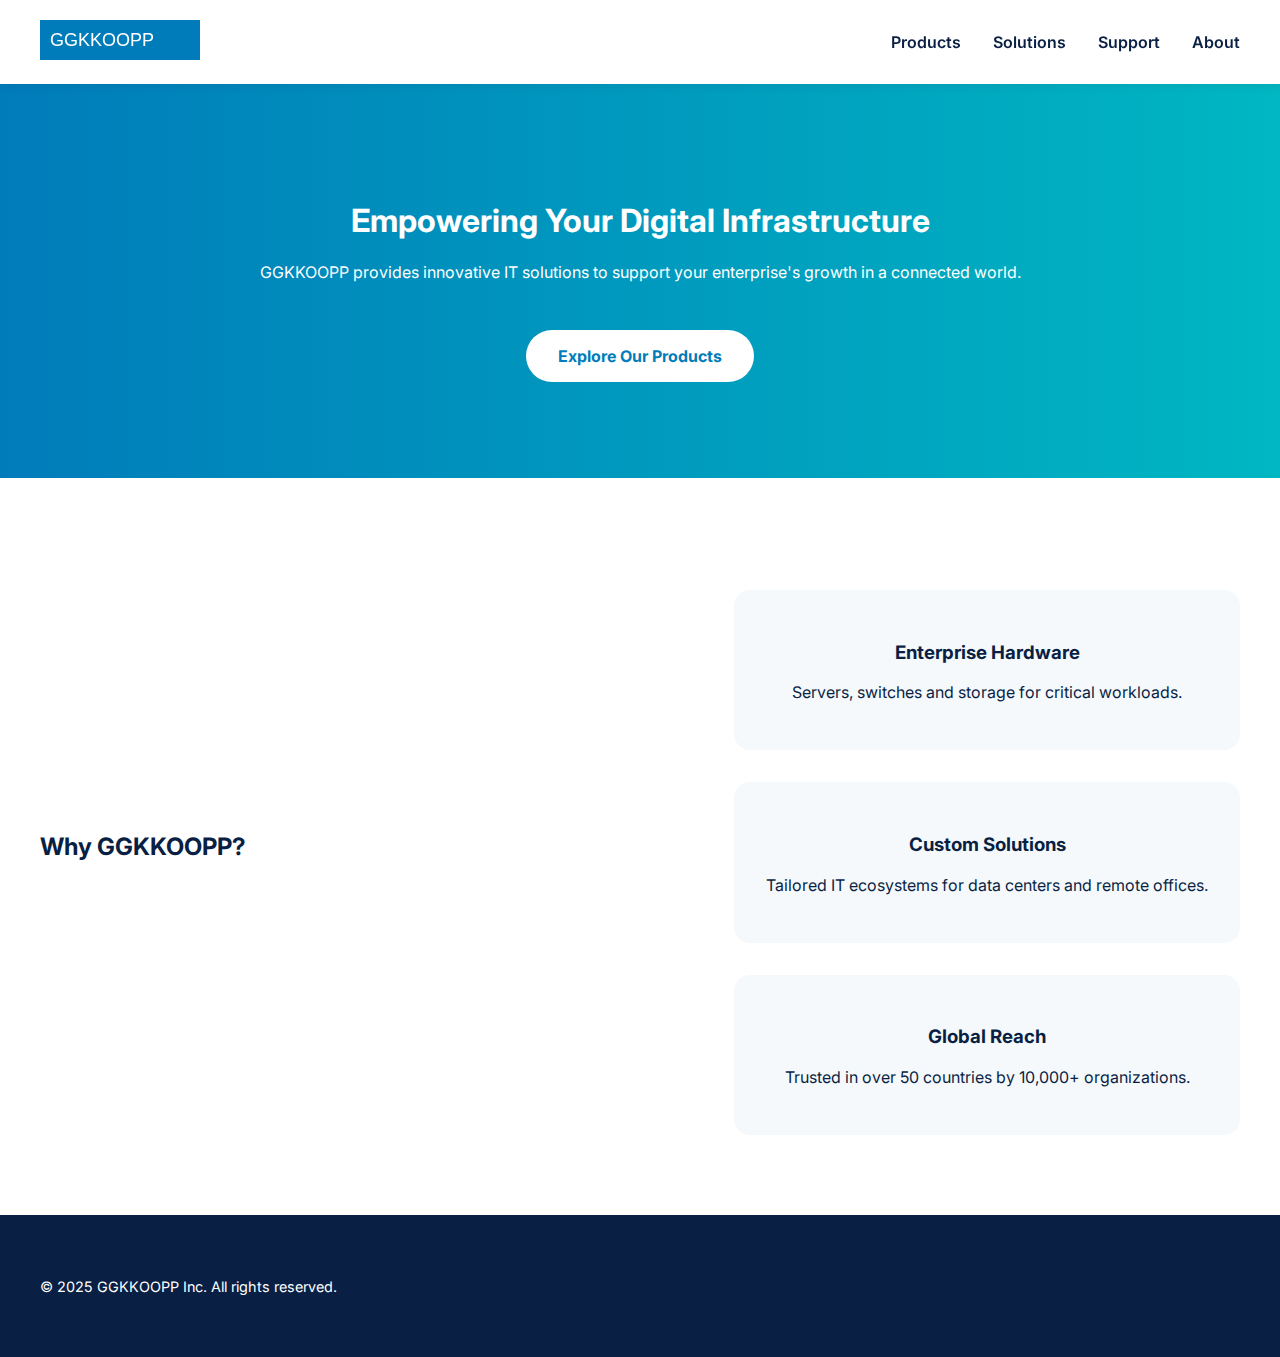
<file: index.html>
<!DOCTYPE html>
<html lang="en">
<head>
  <meta charset="UTF-8" />
  <meta name="viewport" content="width=device-width, initial-scale=1.0" />
  <title>Index | GGKKOOPP</title>
  <link rel="stylesheet" href="style.css" />
  <link rel="stylesheet" href="https://cdnjs.cloudflare.com/ajax/libs/animate.css/4.1.1/animate.min.css"/>
  <link href="https://fonts.googleapis.com/css2?family=Inter:wght@400;600;800&display=swap" rel="stylesheet">
</head>
<body>
  <header>
    <div class="container">
      <a href='index.html'><img src="assets/logo.svg" alt="GGKKOOPP" class="logo" /></a>
      <nav>
        <ul class="nav-links">
          <li><a href="products.html">Products</a></li>
          <li><a href="solutions.html">Solutions</a></li>
          <li><a href="support.html">Support</a></li>
          <li><a href="about.html">About</a></li>
        </ul>
      </nav>
    </div>
  </header>
  
<main class="hero animate__animated animate__fadeIn">
  <section style="text-align: center; padding: 6rem 1rem; background: linear-gradient(to right, #007CBA, #00B7C2); color: white;">
    <h1 class="animate__animated animate__fadeInDown">Empowering Your Digital Infrastructure</h1>
    <p class="animate__animated animate__fadeInUp animate__delay-1s">
      GGKKOOPP provides innovative IT solutions to support your enterprise's growth in a connected world.
    </p>
    <a href="products.html" class="btn animate__animated animate__fadeInUp animate__delay-2s" style="display:inline-block;margin-top:2rem;background:#fff;color:#007CBA;padding:1rem 2rem;border-radius:32px;text-decoration:none;font-weight:bold;">Explore Our Products</a>
  </section>
</main>
<section class="features" style="padding: 4rem 1rem; background-color: #fff; text-align: center;">
  <div class="container">
    <h2 class="animate__animated animate__fadeInUp">Why GGKKOOPP?</h2>
    <div class="feature-grid" style="display: grid; grid-template-columns: repeat(auto-fit, minmax(250px, 1fr)); gap: 2rem; margin-top: 2rem;">
      <div class="feature animate__animated animate__fadeInUp animate__delay-1s" style="background: #f5f9fc; padding: 2rem; border-radius: 16px;">
        <h3>Enterprise Hardware</h3>
        <p>Servers, switches and storage for critical workloads.</p>
      </div>
      <div class="feature animate__animated animate__fadeInUp animate__delay-2s" style="background: #f5f9fc; padding: 2rem; border-radius: 16px;">
        <h3>Custom Solutions</h3>
        <p>Tailored IT ecosystems for data centers and remote offices.</p>
      </div>
      <div class="feature animate__animated animate__fadeInUp animate__delay-3s" style="background: #f5f9fc; padding: 2rem; border-radius: 16px;">
        <h3>Global Reach</h3>
        <p>Trusted in over 50 countries by 10,000+ organizations.</p>
      </div>
    </div>
  </div>
</section>

  <footer>
    <div class="container">
      <p>© 2025 GGKKOOPP Inc. All rights reserved.</p>
    </div>
  </footer>
</body>
</html>
</file>
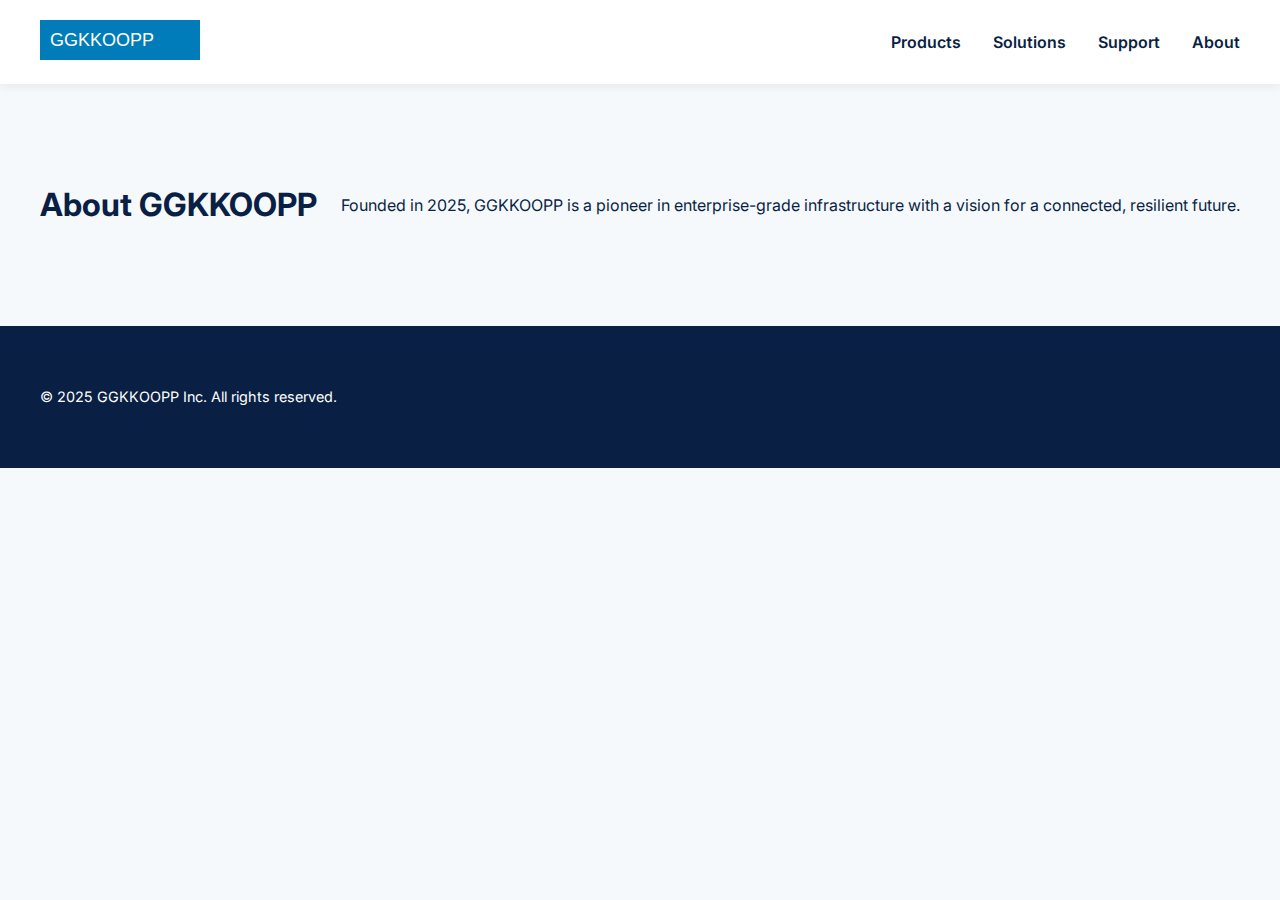
<file: about.html>
<!DOCTYPE html>
<html lang="en">
<head>
  <meta charset="UTF-8" />
  <meta name="viewport" content="width=device-width, initial-scale=1.0" />
  <title>About | GGKKOOPP</title>
  <link rel="stylesheet" href="style.css" />
  <link rel="stylesheet" href="https://cdnjs.cloudflare.com/ajax/libs/animate.css/4.1.1/animate.min.css"/>
  <link href="https://fonts.googleapis.com/css2?family=Inter:wght@400;600;800&display=swap" rel="stylesheet">
</head>
<body>
  <header>
    <div class="container">
      <a href='index.html'><img src="assets/logo.svg" alt="GGKKOOPP" class="logo" /></a>
      <nav>
        <ul class="nav-links">
          <li><a href="products.html">Products</a></li>
          <li><a href="solutions.html">Solutions</a></li>
          <li><a href="support.html">Support</a></li>
          <li><a href="about.html">About</a></li>
        </ul>
      </nav>
    </div>
  </header>
  
<section style="padding: 4rem 1rem;">
  <div class="container">
    <h1 class="animate__animated animate__fadeInDown">About GGKKOOPP</h1>
    <p class="animate__animated animate__fadeInUp">Founded in 2025, GGKKOOPP is a pioneer in enterprise-grade infrastructure with a vision for a connected, resilient future.</p>
  </div>
</section>

  <footer>
    <div class="container">
      <p>© 2025 GGKKOOPP Inc. All rights reserved.</p>
    </div>
  </footer>
</body>
</html>
</file>
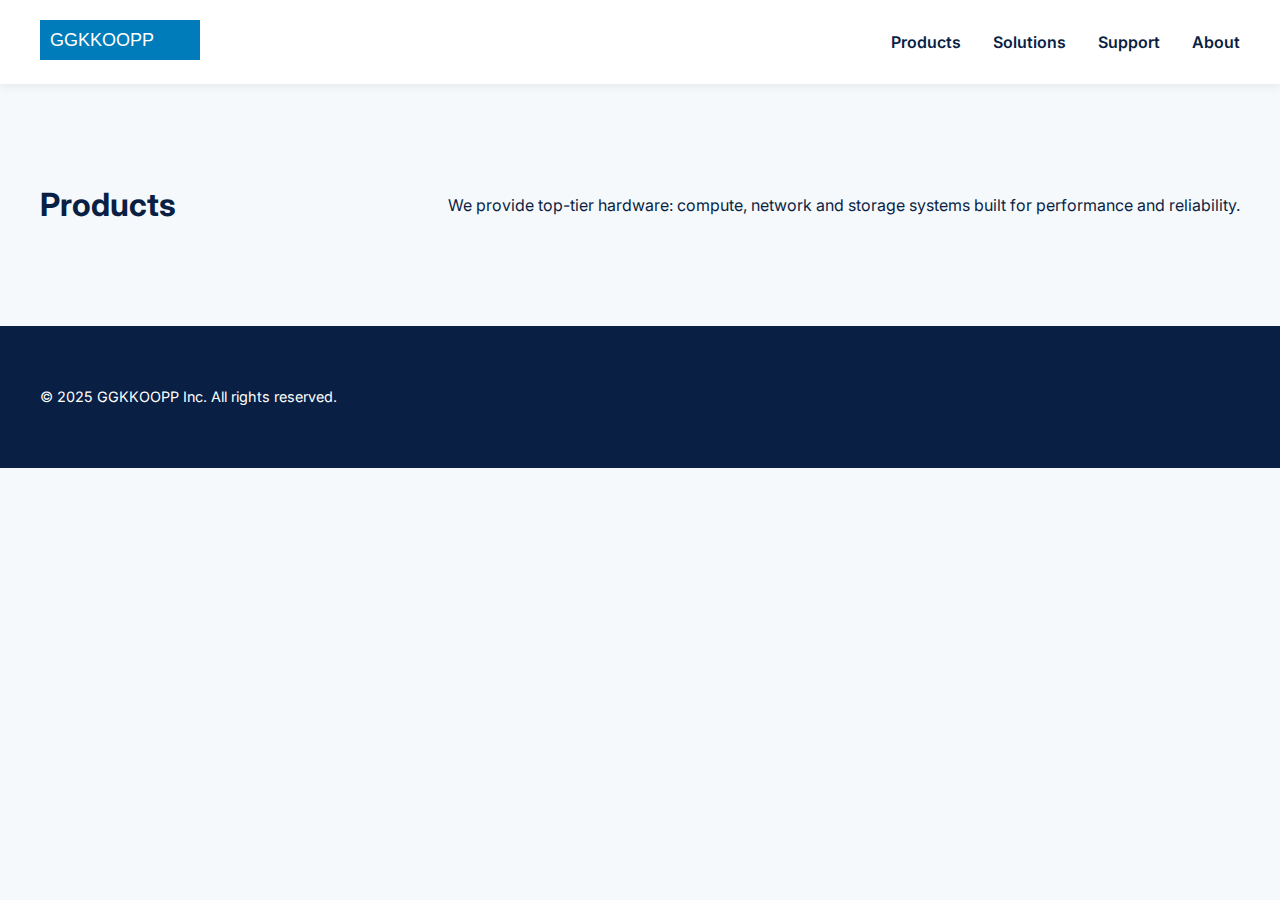
<file: products.html>
<!DOCTYPE html>
<html lang="en">
<head>
  <meta charset="UTF-8" />
  <meta name="viewport" content="width=device-width, initial-scale=1.0" />
  <title>Products | GGKKOOPP</title>
  <link rel="stylesheet" href="style.css" />
  <link rel="stylesheet" href="https://cdnjs.cloudflare.com/ajax/libs/animate.css/4.1.1/animate.min.css"/>
  <link href="https://fonts.googleapis.com/css2?family=Inter:wght@400;600;800&display=swap" rel="stylesheet">
</head>
<body>
  <header>
    <div class="container">
      <a href='index.html'><img src="assets/logo.svg" alt="GGKKOOPP" class="logo" /></a>
      <nav>
        <ul class="nav-links">
          <li><a href="products.html">Products</a></li>
          <li><a href="solutions.html">Solutions</a></li>
          <li><a href="support.html">Support</a></li>
          <li><a href="about.html">About</a></li>
        </ul>
      </nav>
    </div>
  </header>
  
<section style="padding: 4rem 1rem;">
  <div class="container">
    <h1 class="animate__animated animate__fadeInDown">Products</h1>
    <p class="animate__animated animate__fadeInUp">We provide top-tier hardware: compute, network and storage systems built for performance and reliability.</p>
  </div>
</section>

  <footer>
    <div class="container">
      <p>© 2025 GGKKOOPP Inc. All rights reserved.</p>
    </div>
  </footer>
</body>
</html>
</file>
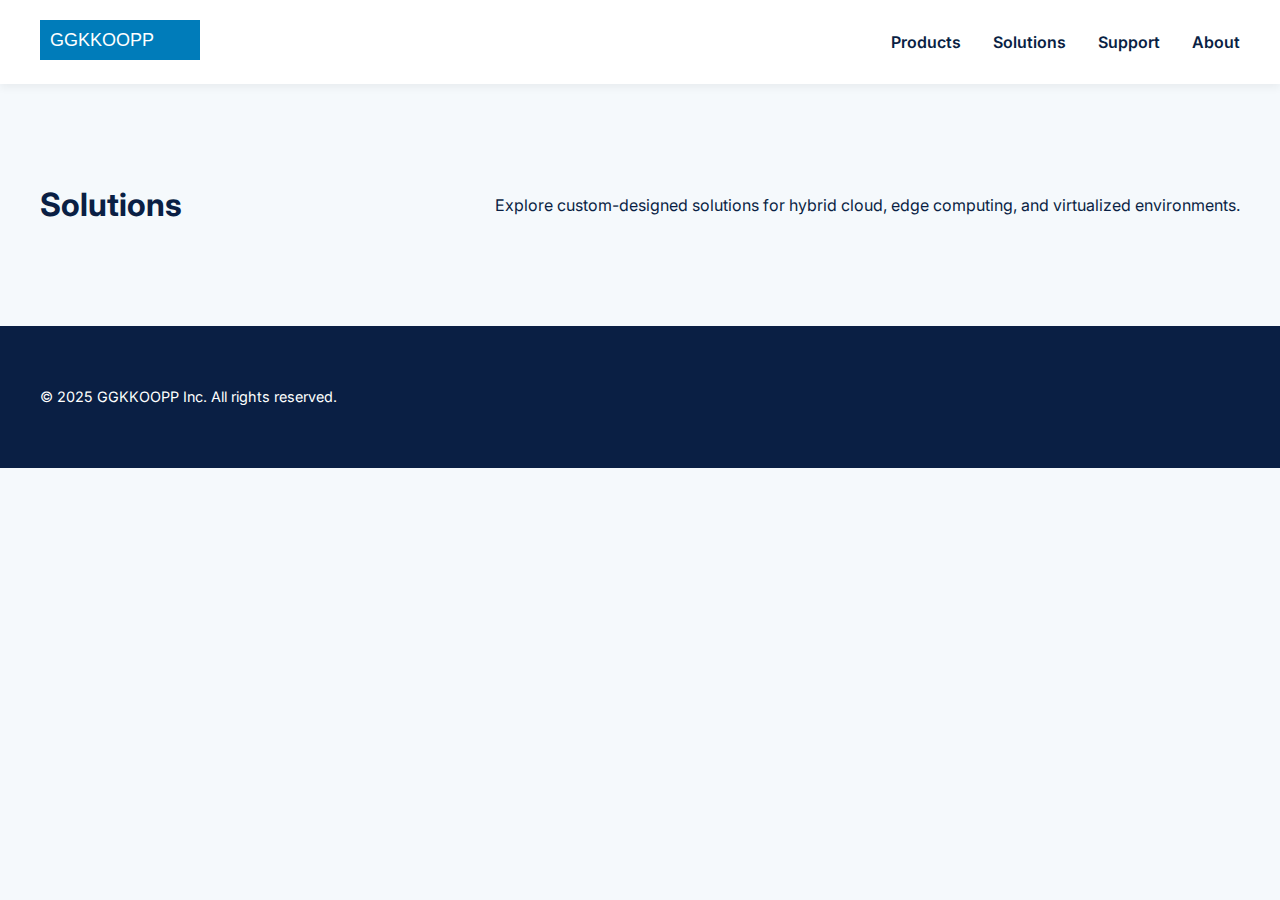
<file: solutions.html>
<!DOCTYPE html>
<html lang="en">
<head>
  <meta charset="UTF-8" />
  <meta name="viewport" content="width=device-width, initial-scale=1.0" />
  <title>Solutions | GGKKOOPP</title>
  <link rel="stylesheet" href="style.css" />
  <link rel="stylesheet" href="https://cdnjs.cloudflare.com/ajax/libs/animate.css/4.1.1/animate.min.css"/>
  <link href="https://fonts.googleapis.com/css2?family=Inter:wght@400;600;800&display=swap" rel="stylesheet">
</head>
<body>
  <header>
    <div class="container">
      <a href='index.html'><img src="assets/logo.svg" alt="GGKKOOPP" class="logo" /></a>
      <nav>
        <ul class="nav-links">
          <li><a href="products.html">Products</a></li>
          <li><a href="solutions.html">Solutions</a></li>
          <li><a href="support.html">Support</a></li>
          <li><a href="about.html">About</a></li>
        </ul>
      </nav>
    </div>
  </header>
  
<section style="padding: 4rem 1rem;">
  <div class="container">
    <h1 class="animate__animated animate__fadeInDown">Solutions</h1>
    <p class="animate__animated animate__fadeInUp">Explore custom-designed solutions for hybrid cloud, edge computing, and virtualized environments.</p>
  </div>
</section>

  <footer>
    <div class="container">
      <p>© 2025 GGKKOOPP Inc. All rights reserved.</p>
    </div>
  </footer>
</body>
</html>
</file>
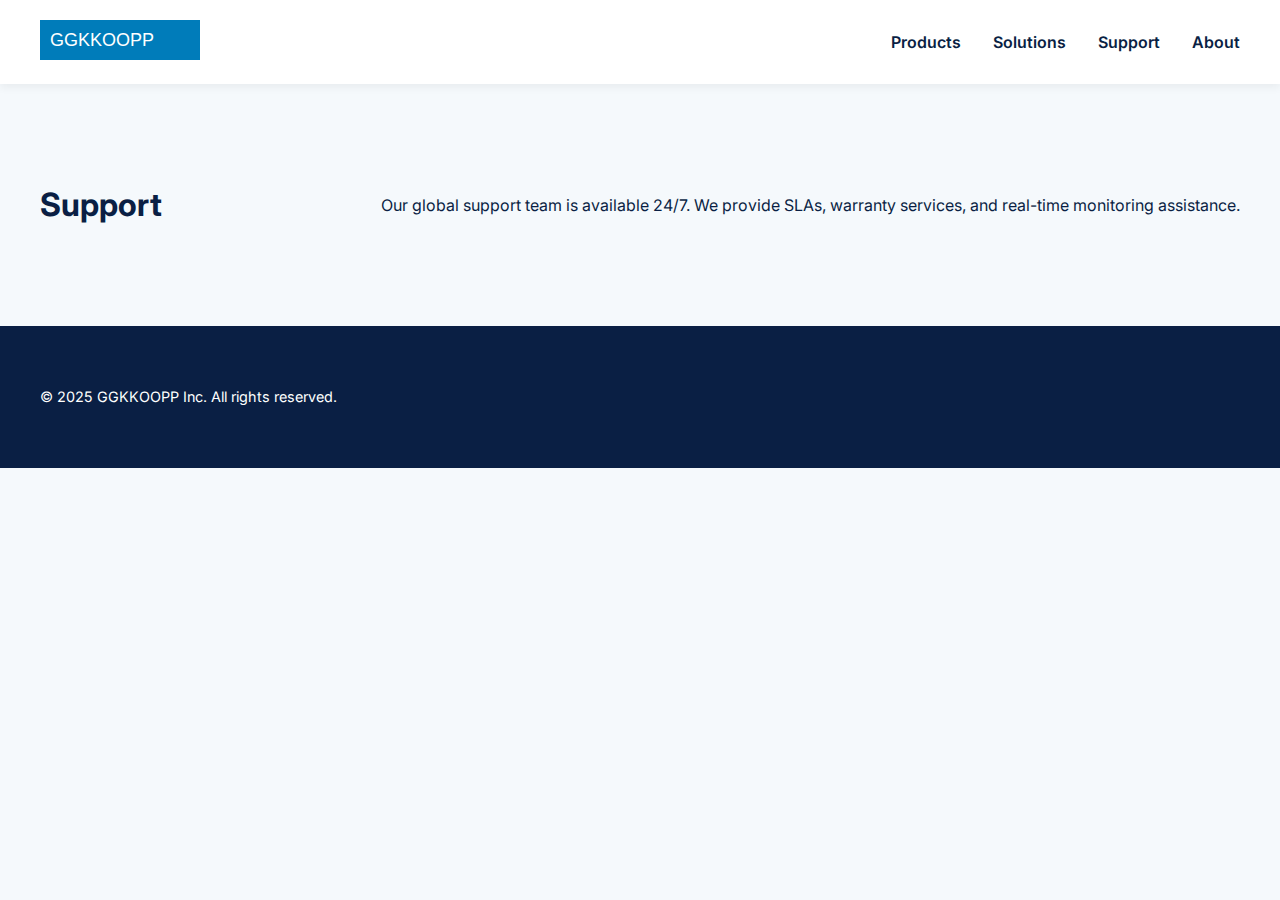
<file: support.html>
<!DOCTYPE html>
<html lang="en">
<head>
  <meta charset="UTF-8" />
  <meta name="viewport" content="width=device-width, initial-scale=1.0" />
  <title>Support | GGKKOOPP</title>
  <link rel="stylesheet" href="style.css" />
  <link rel="stylesheet" href="https://cdnjs.cloudflare.com/ajax/libs/animate.css/4.1.1/animate.min.css"/>
  <link href="https://fonts.googleapis.com/css2?family=Inter:wght@400;600;800&display=swap" rel="stylesheet">
</head>
<body>
  <header>
    <div class="container">
      <a href='index.html'><img src="assets/logo.svg" alt="GGKKOOPP" class="logo" /></a>
      <nav>
        <ul class="nav-links">
          <li><a href="products.html">Products</a></li>
          <li><a href="solutions.html">Solutions</a></li>
          <li><a href="support.html">Support</a></li>
          <li><a href="about.html">About</a></li>
        </ul>
      </nav>
    </div>
  </header>
  
<section style="padding: 4rem 1rem;">
  <div class="container">
    <h1 class="animate__animated animate__fadeInDown">Support</h1>
    <p class="animate__animated animate__fadeInUp">Our global support team is available 24/7. We provide SLAs, warranty services, and real-time monitoring assistance.</p>
  </div>
</section>

  <footer>
    <div class="container">
      <p>© 2025 GGKKOOPP Inc. All rights reserved.</p>
    </div>
  </footer>
</body>
</html>
</file>
<file: style.css>
:root {
  --primary: #007CBA;
  --accent: #00B7C2;
  --dark: #0A1F44;
  --light: #F5F9FC;
  --font: 'Inter', sans-serif;
}
body {
  margin: 0;
  font-family: var(--font);
  background-color: var(--light);
  color: var(--dark);
}
header {
  background-color: white;
  box-shadow: 0 4px 8px rgba(0,0,0,0.05);
  position: sticky;
  top: 0;
  z-index: 100;
}
.container {
  max-width: 1200px;
  margin: 0 auto;
  padding: 1rem;
  display: flex;
  align-items: center;
  justify-content: space-between;
}
.logo {
  height: 40px;
}
.nav-links {
  list-style: none;
  display: flex;
  gap: 2rem;
}
.nav-links li a {
  text-decoration: none;
  color: var(--dark);
  font-weight: 600;
  position: relative;
}
.nav-links li a::after {
  content: '';
  display: block;
  width: 0%;
  height: 2px;
  background: var(--primary);
  transition: width 0.3s;
  position: absolute;
  bottom: -5px;
  left: 0;
}
.nav-links li a:hover::after {
  width: 100%;
}
footer {
  background-color: var(--dark);
  color: white;
  text-align: center;
  padding: 2rem 1rem;
  font-size: 0.9rem;
}
</file>
